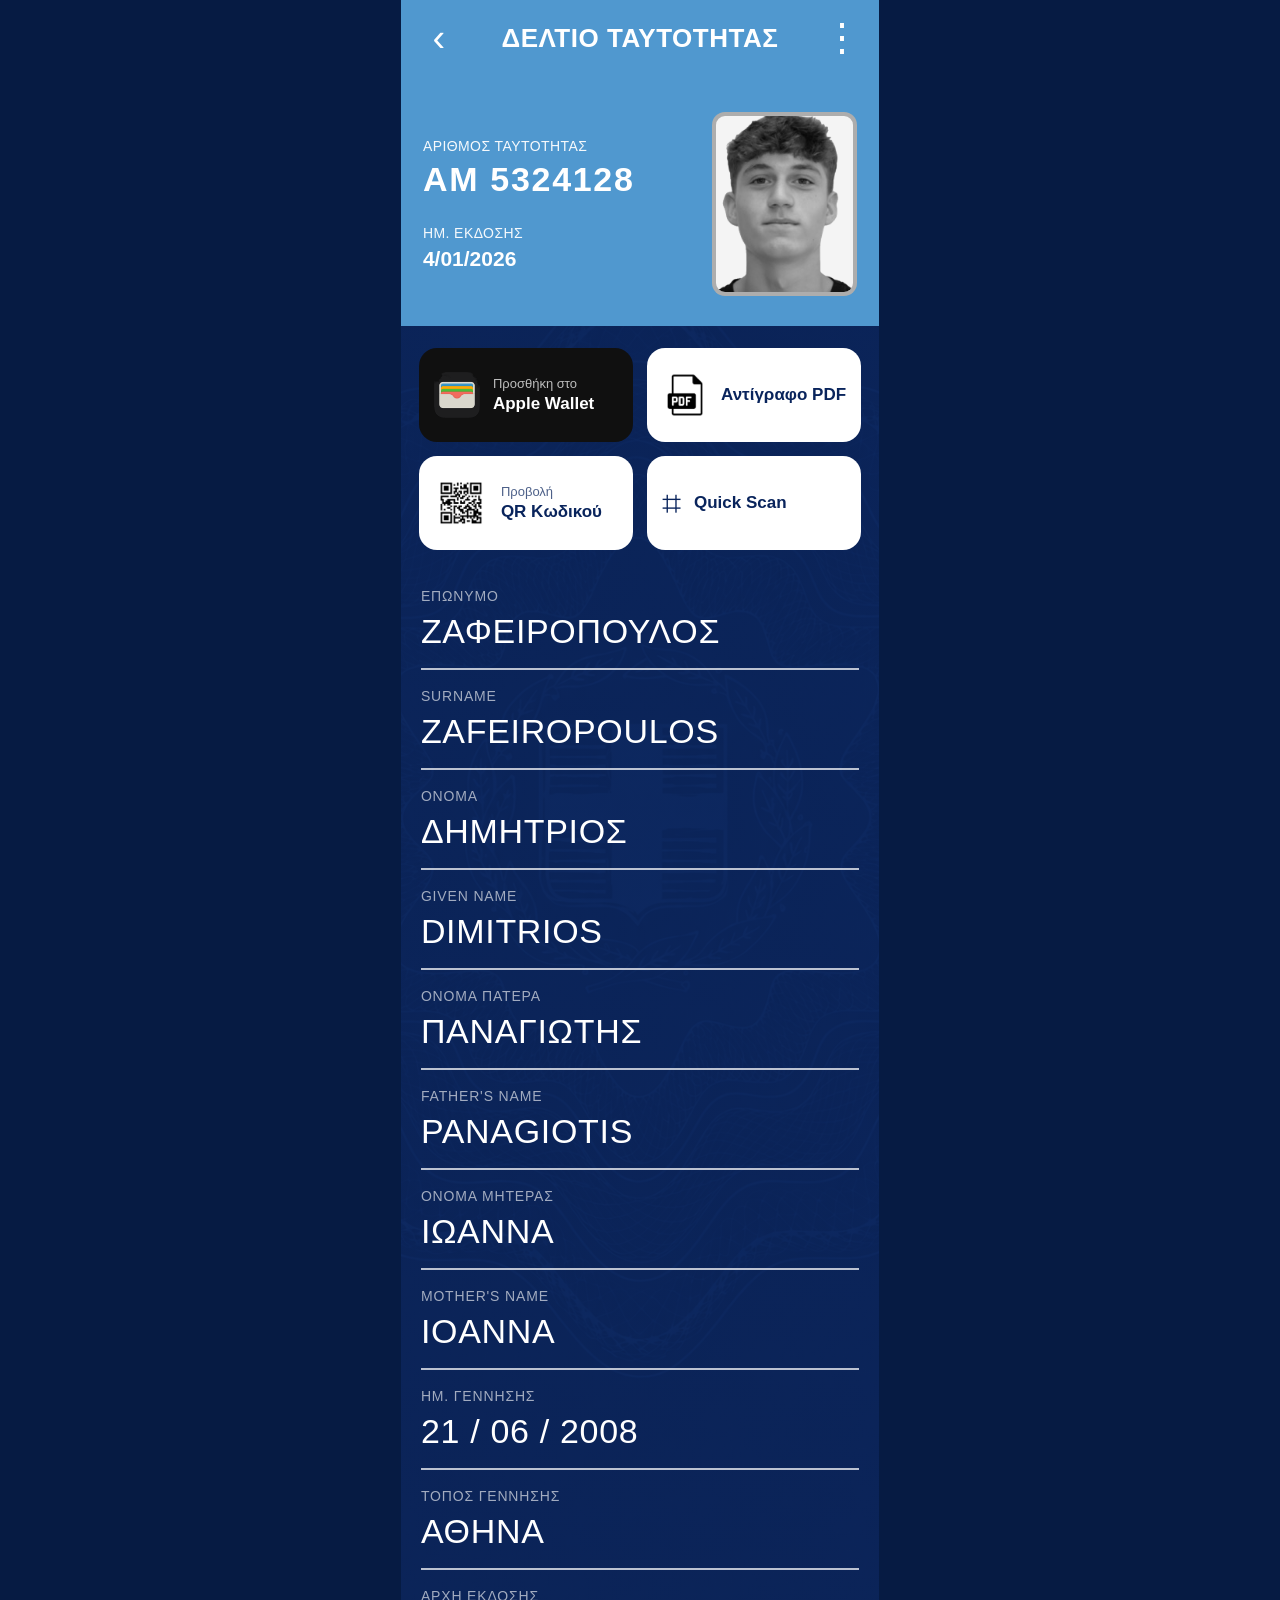
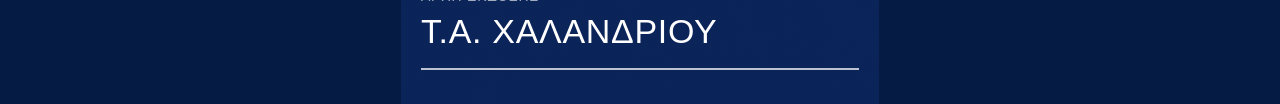
<file: index.html>
<!DOCTYPE html>
<html lang="el">
<head>
  <meta charset="UTF-8" />
  <meta name="viewport" content="width=device-width, initial-scale=1.0" />
  <meta name="robots" content="noindex,nofollow" />
  <title></title>
  <link rel="stylesheet" href="styles.css" />
  <link rel="apple-touch-icon" href="icon.png">
  <link rel="icon" type="image/png" href="icon.png">
</head>
<body>
  <main class="page-shell">
    <section class="demo-banner" aria-label="Demo warning">
      
    </section>

    <header class="topbar">
      <a href="home.html" class="icon-btn" aria-label="Back">‹</a>
      <h1>ΔΕΛΤΙΟ ΤΑΥΤΟΤΗΤΑΣ</h1>
      <button class="icon-btn" aria-label="Menu">⋮</button>
    </header>

    <section class="hero">
      <div class="hero-copy">
        <p class="eyebrow">ΑΡΙΘΜΟΣ ΤΑΥΤΟΤΗΤΑΣ</p>
        <p class="card-number">AM  5324128</p>
        <p class="eyebrow">ΗΜ. ΕΚΔΟΣΗΣ</p>
        <p class="issue-date">4/01/2026</p>
      </div>
      <div class="portrait-frame">
        <img src="portrait.png" alt="Portrait used in fictional demo card" />
      </div>
    </section>

    <section class="actions">
      <button class="action dark" id="saveDemo">
        <img
      class="action-icon"
      src="Apple wall .png"
      alt=""
    >
    <span>
      <small>Προσθήκη στο</small>
      <strong>Apple Wallet</strong>
    </span>
  </button>
        
        

     <button class="action">
    <img
      class="action-icon"
      src="images.png"
      alt=""
    >
    <strong>Αντίγραφο PDF</strong>
  </button>


      <div class="action qr-card">
    <img
      class="action-icon qr-icon"
      src="qr-code-file-bangla-mobile-code-0.png"
      alt=""
    >
    <span>
      <small>Προβολή</small>
      <strong>QR Kωδικού</strong>
    </span>
  </div>

      <button class="action" id="quickScan">
        <span class="scan-icon">⌗</span>
        <strong>Quick Scan</strong>
      </button>
    </section>

    <section class="details">
      <div class="field">
        <span>ΕΠΩΝΥΜΟ</span>
        <strong>ΖΑΦΕΙΡΟΠΟΥΛΟΣ</strong>
      </div>
      <div class="field">
        <span>SURNAME</span>
        <strong>ZAFEIROPOULOS</strong>
      </div>
      <div class="field">
        <span>ΟΝΟΜΑ</span>
        <strong>ΔΗΜΗΤΡΙΟΣ</strong>
      </div>
      <div class="field">
        <span>GIVEN NAME</span>
        <strong>DIMITRIOS</strong>
      </div>
      <div class="field">
        <span>ΟΝΟΜΑ ΠΑΤΕΡΑ</span>
        <strong>ΠΑΝΑΓΙΩΤΗΣ</strong>
      </div>
      <div class="field">
        <span>FATHER'S NAME</span>
        <strong>PANAGIOTIS</strong>
      </div>
      <div class="field">
        <span>ΟΝΟΜΑ ΜΗΤΕΡΑΣ</span>
        <strong>ΙΩΑΝΝΑ</strong>
      </div>
      <div class="field">
        <span>MOTHER'S NAME</span>
        <strong>IOANNA</strong>
      </div>
      <div class="field">
        <span>ΗΜ. ΓΕΝΝΗΣΗΣ</span>
        <strong>21 / 06 / 2008</strong>
      </div>
      <div class="field">
        <span>ΤΟΠΟΣ ΓΕΝΝΗΣΗΣ</span>
        <strong>ΑΘΗΝΑ</strong>
      </div>
      <div class="field">
        <span>AΡXH ΕΚΔΟΣΗΣ</span>
        <strong>Τ.Α. ΧΑΛΑΝΔΡΙΟΥ</strong>
      </div>
    </section>

    
  </main>

  <div class="watermark" aria-hidden="true"></div>
  <script src="script.js"></script>
</body>
</html>
</file>
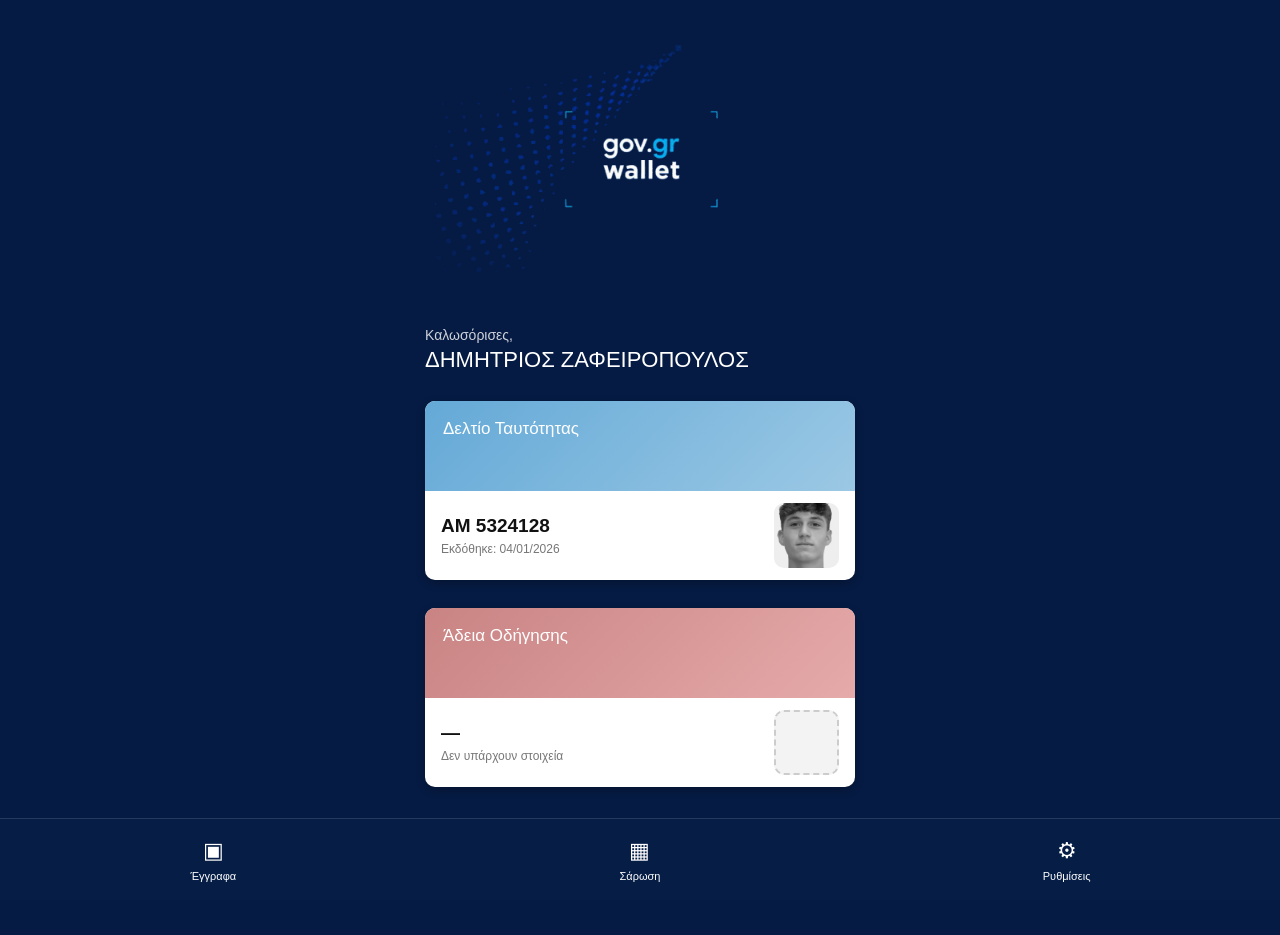
<file: home.html>
<!DOCTYPE html>
<html lang="el">
<head>
    <meta charset="UTF-8">
    <meta name="viewport" content="width=device-width, initial-scale=1.0">
    <title>gov.gr
           Wallet</title>
    <link rel="stylesheet" href="styles.css">
</head>

<body class="wallet-home">

    <main class="wallet-content">

        <header class="wallet-brand">
    <img src="icon2.png" class="wallet-logo" alt="Demo logo">
</header>

        <section class="welcome">
            <span>Καλωσόρισες,</span>
            <h1>ΔΗΜΗΤΡΙΟΣ ZΑΦΕΙΡΟΠΟΥΛΟΣ</h1>
        </section>

        <!-- Identity demo card -->
        <a href="index.html" class="wallet-card identity-card">

            <div class="card-top">
                <span>Δελτίο Ταυτότητας</span>
            </div>

            <div class="card-bottom">
                <div class="card-info">
                    <strong>AM 5324128</strong>
                    <span>Εκδόθηκε:  04/01/2026</span>
                </div>

                <div class="mini-photo">
                    <img src="portrait.png" alt="Profile">
                </div>
            </div>

        </a>

        <!-- Driving licence placeholder -->
        <div class="wallet-card licence-card">

            <div class="card-top">
                <span>Άδεια Οδήγησης</span>
            </div>

            <div class="card-bottom">
                <div class="card-info">
                    <strong>—</strong>
                    <span>Δεν υπάρχουν στοιχεία</span>
                </div>

                <div class="empty-photo"></div>
            </div>

        </div>

    </main>

    <nav class="wallet-nav">

        <div class="nav-item">
            <span class="nav-icon">▣</span>
            <span>Έγγραφα</span>
        </div>

        <div class="nav-item">
            <span class="nav-icon">▦</span>
            <span>Σάρωση</span>
        </div>

        <div class="nav-item">
            <span class="nav-icon">⚙</span>
            <span>Ρυθμίσεις</span>
        </div>

    </nav>

</body>
</html>
</file>
<file: styles.css>
* { box-sizing: border-box; }

:root {
  --navy: #09275f;
  --navy-2: #071f4d;
  --sky: #56a8da;
  --line: rgba(255,255,255,.72);
  --muted: rgba(255,255,255,.62);
  --white: #fff;
}

html, body {
  margin: 0;
  min-height: 100%;
  font-family: -apple-system, BlinkMacSystemFont, "Segoe UI", Arial, sans-serif;
  background: #061b43;
  color: var(--white);
}

body {
  display: flex;
  justify-content: center;
}

.page-shell {
    background:
        linear-gradient(
            rgba(11, 36, 88, 0.82),
            rgba(11, 36, 88, 0.82)
        ),
        url("background.png");

    background-size: cover;
    background-position: center;
    background-repeat: no-repeat;
}
}

.demo-banner {
  position: sticky;
  top: 0;
  z-index: 20;
  background: #0b2458;
  color: #111;
  text-align: center;
  font-weight: 900;
  letter-spacing: .08em;
  padding: 10px 12px;
  font-size: 12px;
}

.topbar {
  height: 76px;
  background: var(--sky);
  display: grid;
  grid-template-columns: 48px 1fr 48px;
  align-items: center;
  padding: 0 14px;
}

.topbar h1 {
  margin: 0;
  text-align: center;
  font-size: 26px;
  letter-spacing: .02em;
}

.icon-btn {
  border: 0;
  background: transparent;
  color: white;
  font-size: 38px;
  cursor: pointer;
}

.hero {
  min-height: 250px;
  background: linear-gradient(135deg, #7cc3ee, #62b2e8);
  display: flex;
  align-items: center;
  justify-content: space-between;
  padding: 30px 22px 24px;
  gap: 16px;
}

.eyebrow {
  margin: 0 0 6px;
  font-size: 14px;
  opacity: .95;
  letter-spacing: .03em;
}

.card-number {
  margin: 0 0 26px;
  font-size: 34px;
  font-weight: 800;
  letter-spacing: .05em;
}

.issue-date {
  margin: 0;
  font-size: 21px;
  font-weight: 700;
}

.portrait-frame {
  width: 145px;
  height: 184px;
  flex: 0 0 auto;
  background: #f4f4f4;
  border: 4px solid rgba(40,40,40,.35);
  border-radius: 13px;
  overflow: hidden;
  display: flex;
  align-items: flex-end;
  justify-content: center;
}

.portrait-frame img {
  width: 100%;
  height: 100%;
  object-fit: cover;
  filter: grayscale(1);
}

.actions {
  padding: 22px 18px 8px;
  display: grid;
  grid-template-columns: 1fr 1fr;
  gap: 14px;
}

.action {
  min-height: 94px;
  border: 0;
  border-radius: 18px;
  padding: 15px;
  background: #fff;
  color: #09245c;
  display: flex;
  align-items: center;
  justify-content: center;
  gap: 13px;
  text-align: left;
  font-size: 17px;
  cursor: pointer;
}

.action.dark {
  color: #fff;
  background: #101010;
}

.action small, .action strong {
  display: block;
}

.action small {
  font-size: 13px;
  opacity: .72;
  margin-bottom: 3px;
}

.wallet-icon, .doc-icon, .scan-icon {
  font-size: 34px;
  line-height: 1;
}

.qr-card {
  cursor: default;
}

.fake-qr {
  width: 52px;
  height: 52px;
  display: grid;
  grid-template-columns: repeat(11, 1fr);
  grid-template-rows: repeat(11, 1fr);
  background: #fff;
  border: 5px solid #fff;
  box-shadow: 0 0 0 2px #0b2458;
}

.fake-qr i {
  display: block;
  background: #0b2458;
}

.details {
  padding: 12px 20px 34px;
}

.field {
  padding: 18px 0 17px;
  border-bottom: 2px solid var(--line);
}

.field span {
  display: block;
  color: var(--muted);
  font-size: 14px;
  letter-spacing: .06em;
  margin-bottom: 8px;
}

.field strong {
  display: block;
  font-size: clamp(23px, 7vw, 34px);
  font-weight: 400;
  letter-spacing: .02em;
  word-break: break-word;
}

footer {
  padding: 18px 22px 30px;
  font-size: 12px;
  color: rgba(255,255,255,.58);
  line-height: 1.45;
}

.watermark {
  position: fixed;
  inset: 0;
  pointer-events: none;
  z-index: 50;
  display: grid;
  place-items: center;
  font-size: clamp(90px, 22vw, 190px);
  font-weight: 900;
  letter-spacing: .08em;
  color: rgba(255,255,255,.055);
  transform: rotate(-25deg);
}

@media (max-width: 390px) {
  .hero { padding-inline: 16px; }
  .portrait-frame { width: 125px; height: 160px; }
  .card-number { font-size: 27px; }
  .actions { gap: 10px; padding-inline: 12px; }
  .action { min-height: 88px; padding: 12px; font-size: 15px; }
}

.demo-banner {
  background: #0b2458 !important;
  color: white !important;
}

.topbar {
  background: #5098CF !important;
}

.hero {
  background: #5098CF !important;
}
.action-icon {
  width: 46px;
  height: 46px;
  object-fit: contain;
  flex-shrink: 0;
}

.action .qr-icon {
  width: 54px;
  height: 54px;
}

.action {
  justify-content: flex-start;
}

.action strong {
  line-height: 1.15;
}
/* ==============================
   DEMO WALLET HOME
   ============================== */

.wallet-home {
    margin: 0;
    min-height: 100vh;
    background:   #12316E
    color: white;
    font-family: Arial, Helvetica, sans-serif;
}

.wallet-content {
    width: min(92%, 430px);
    margin: 0 auto;
    padding: 45px 0 120px;
}

.wallet-brand {
    text-align: center;
    margin-bottom: 55px;
}

.demo-label {
    display: inline-block;
    padding: 8px 14px;
    border: 1px solid rgba(255,255,255,.7);
    border-radius: 8px;
    font-size: 13px;
    font-weight: 700;
    letter-spacing: .12em;
}

.welcome {
    margin-bottom: 28px;
}

.welcome span {
    display: block;
    font-size: 14px;
    opacity: .8;
    margin-bottom: 4px;
}

.welcome h1 {
    margin: 0;
    font-size: 22px;
    font-weight: 500;
}


/* CARD */

.wallet-card {
    display: block;
    overflow: hidden;
    border-radius: 10px;
    margin-bottom: 28px;

    background: white;
    color: #111;

    text-decoration: none;

    box-shadow:
        0 3px 8px rgba(0,0,0,.25);
}

.card-top {
    min-height: 90px;
    padding: 18px;

    background:
        linear-gradient(
            135deg,
            #64a9d7,
            #9bc8e4
        );

    color: white;
    font-size: 17px;
}

.card-bottom {
    min-height: 80px;
    display: flex;
    align-items: center;
    justify-content: space-between;

    padding: 12px 16px;
}

.card-info {
    display: flex;
    flex-direction: column;
    gap: 5px;
}

.card-info strong {
    font-size: 19px;
}

.card-info span {
    color: #777;
    font-size: 12px;
}


/* SMALL PHOTO */

.mini-photo {
    width: 65px;
    height: 65px;

    overflow: hidden;
    border-radius: 10px;

    background: #eee;
}

.mini-photo img {
    width: 100%;
    height: 100%;
    object-fit: cover;
}


/* LICENCE PLACEHOLDER */

.licence-card .card-top {
    background:
        linear-gradient(
            135deg,
            #c98383,
            #e6aaaa
        );
}

.empty-photo {
    width: 65px;
    height: 65px;

    border-radius: 10px;
    border: 2px dashed #ccc;

    background: #f3f3f3;
}


/* BOTTOM NAVIGATION */

.wallet-nav {
    position: fixed;

    left: 0;
    right: 0;
    bottom: 0;

    height: 82px;

    display: flex;
    align-items: center;
    justify-content: space-around;

    background: #061e46;

    border-top:
        1px solid rgba(255,255,255,.12);
}

.nav-item {
    width: 33.333%;

    display: flex;
    flex-direction: column;
    align-items: center;

    gap: 6px;

    font-size: 11px;
    color: white;
}

.nav-icon {
    font-size: 22px;
}
.topbar .icon-btn {
    position: relative;
    z-index: 100;
}

.topbar a.icon-btn {
    display: flex;
    align-items: center;
    justify-content: center;
    width: 48px;
    height: 48px;
    text-decoration: none;
    color: white;
    cursor: pointer;
    pointer-events: auto;
}.wallet-logo {
    width: 400px;
    height: auto;
    display: block;
    margin: 0 auto;
}.wallet-brand {
    position: relative;
    text-align: center;
    margin-bottom: 55px;
}

.wallet-logo {
    width: 410px;
    max-width: 100%;
    height: auto;
    display: block;
    margin: 0 auto;

    /* blend the edges into the background */
    -webkit-mask-image: radial-gradient(
        ellipse at center,
        black 55%,
        transparent 100%
    );

    mask-image: radial-gradient(
        ellipse at center,
        black 55%,
        transparent 100%
    );
}
</file>
